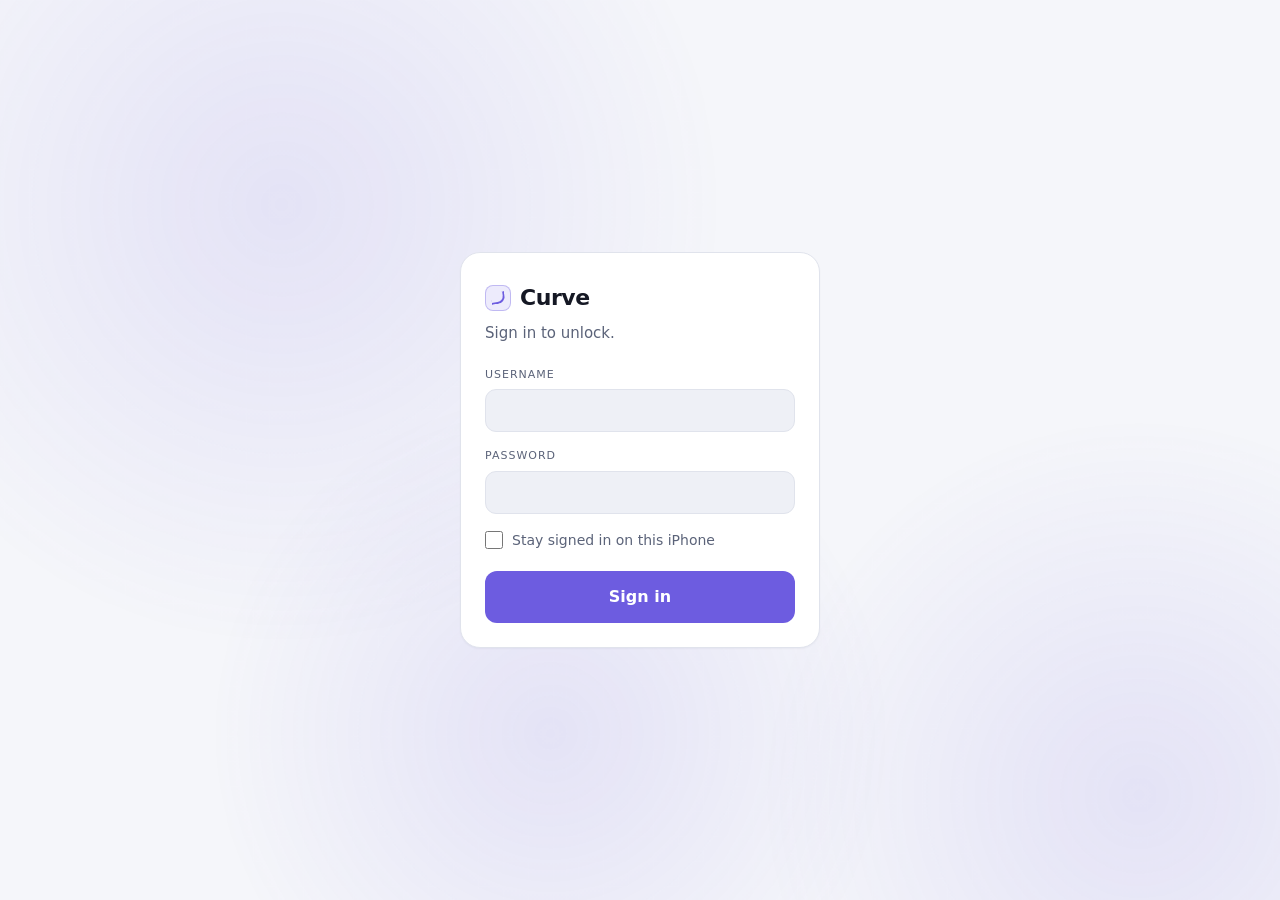
<file: docs/index.html>
<!doctype html>
<html lang="en">
<head>
  <meta charset="utf-8" />
  <meta name="viewport" content="width=device-width, initial-scale=1, viewport-fit=cover" />
  <title>Curve</title>
  <meta name="theme-color" content="#0b0d14" />
  <meta name="apple-mobile-web-app-capable" content="yes" />
  <meta name="apple-mobile-web-app-status-bar-style" content="black-translucent" />
  <meta name="apple-mobile-web-app-title" content="Curve" />
  <meta name="robots" content="noindex, nofollow" />
  <link rel="apple-touch-icon" href="icon.png" />
  <link rel="icon" href="icon.png" />
  <link rel="manifest" href="manifest.webmanifest" />
  <link rel="stylesheet" href="style.css" />
</head>
<body>

  <!-- Drifting background. Three soft radial blobs, animated with transform only --
       no filter, which Safari would have to re-rasterise every frame. -->
  <div class="bg" aria-hidden="true"><span></span><span></span><span></span></div>

  <div class="login-wrap" id="login">
    <form class="login-card" id="login-form" autocomplete="on">
      <div class="brand"><span class="mark"></span> Curve</div>
      <p class="sub">Sign in to unlock.</p>

      <label for="username">Username</label>
      <input id="username" name="username" type="text" autocomplete="username"
             autocapitalize="none" autocorrect="off" spellcheck="false" required />

      <label for="password">Password</label>
      <input id="password" name="password" type="password"
             autocomplete="current-password" required />

      <label class="check" for="remember">
        <input type="checkbox" id="remember" />
        <span>Stay signed in on this iPhone</span>
      </label>

      <button class="btn primary" id="signin" type="submit">Sign in</button>
      <div class="login-error hidden" id="login-error"></div>
    </form>
  </div>

  <div class="app hidden" id="app">
    <main id="screen"></main>

    <nav class="tabbar" id="tabbar">
      <button data-tab="today"  class="tab on"><span class="ico" data-i="today"></span>Today</button>
      <button data-tab="grades" class="tab"><span class="ico" data-i="grades"></span>Grades</button>
      <button data-tab="work"   class="tab"><span class="ico" data-i="work"></span>Work</button>
      <button data-tab="me"     class="tab"><span class="ico" data-i="me"></span>Me</button>
    </nav>
  </div>

  <script src="app.js"></script>
</body>
</html>
</file>
<file: docs/style.css>
:root {
  --bg: #0b0d14;
  --bg-lift: #10131c;
  --card: #161a25;
  --card-2: #1c2130;
  --line: #232838;
  --text: #e9ebf3;
  --muted: #868da4;
  --dim: #5d6478;
  --track: rgba(255,255,255,.10);
  --bar-bg: rgba(11,13,20,.92);
  --on-accent: #0b0d14;
  --bad-soft: rgba(248,113,113,.10);
  --bad-line: rgba(248,113,113,.35);
  --good: #4ade80;
  --warn: #fbbf24;
  --bad: #f87171;
  --pad: 20px;
}

* { box-sizing: border-box; -webkit-tap-highlight-color: transparent; }

body {
  margin: 0;
  background: var(--bg);
  color: var(--text);
  font: 15px/1.5 ui-sans-serif, system-ui, -apple-system, "SF Pro Text", "Segoe UI", Roboto, sans-serif;
  -webkit-font-smoothing: antialiased;
}

.hidden { display: none !important; }
button { font: inherit; color: inherit; background: none; border: none; cursor: pointer; }

/* ---------- login ---------- */

.login-wrap {
  min-height: 100dvh; display: flex; align-items: center; justify-content: center;
  padding: max(24px, env(safe-area-inset-top)) 24px max(24px, env(safe-area-inset-bottom));
}
.login-card {
  width: 100%; max-width: 360px;
  background: var(--card); border: 1px solid var(--line);
  border-radius: 20px; padding: 28px 24px 24px;
}
.brand { display: flex; align-items: center; gap: 9px; font-size: 22px; font-weight: 650; letter-spacing: -0.02em; }
.mark {
  width: 26px; height: 26px; border-radius: 8px; background: var(--accent-soft);
  border: 1px solid var(--accent-line); position: relative; flex: none;
}
.mark::after {
  content: ""; position: absolute; inset: 6px 5px;
  border-bottom: 2px solid var(--accent); border-right: 2px solid var(--accent);
  border-radius: 0 0 8px 0; transform: rotate(-8deg);
}
.login-card .sub { margin: 8px 0 22px; color: var(--muted); }
.login-card label {
  display: block; color: var(--muted);
  font-size: 11px; letter-spacing: 0.09em; text-transform: uppercase; margin-bottom: 6px;
}
.login-card input[type="text"], .login-card input[type="password"] {
  width: 100%; margin-bottom: 16px;
  background: var(--card-2); color: var(--text);
  border: 1px solid var(--line); border-radius: 11px; padding: 13px;
  font: 16px/1.4 inherit; /* 16px stops iOS zooming on focus */
}
.login-card input:focus { outline: none; border-color: var(--accent); }
.login-card label.check {
  display: flex; align-items: center; gap: 9px; margin-bottom: 20px;
  text-transform: none; letter-spacing: 0; font-size: 14px; color: var(--muted);
}
.login-card .check input { accent-color: var(--accent); width: 18px; height: 18px; margin: 0; }
.btn.primary {
  width: 100%; background: var(--accent); color: var(--on-accent);
  font-weight: 650; font-size: 16px; padding: 14px; border-radius: 12px;
}
.login-error {
  margin-top: 14px; font-size: 14px; color: var(--bad);
  background: var(--bad-soft); border: 1px solid var(--bad-line);
  border-radius: 10px; padding: 11px 13px;
}

/* ---------- shell ---------- */

.app { min-height: 100dvh; padding-bottom: 92px; }
main { padding: max(14px, env(safe-area-inset-top)) var(--pad) 24px; max-width: 620px; margin: 0 auto; }

.topline { display: flex; align-items: center; justify-content: space-between; gap: 12px; margin-bottom: 22px; }
.topline .brand { font-size: 17px; }
.chip {
  font-size: 12px; color: var(--muted); background: var(--card);
  border: 1px solid var(--line); border-radius: 999px; padding: 5px 11px; white-space: nowrap;
}

.headline { font-size: 24px; font-weight: 650; letter-spacing: -0.03em; line-height: 1.15; margin: 0; }
.headline .quiet { color: var(--dim); display: block; }
.underline { margin: 12px 0 0; color: var(--muted); font-size: 14px; }
.underline strong { color: var(--text); font-weight: 600; }

.sec-label {
  font-size: 11px; letter-spacing: 0.11em; text-transform: uppercase; color: var(--dim);
  margin: 30px 0 12px; display: flex; align-items: baseline; justify-content: space-between;
}
.sec-label .link { color: var(--accent-ink); letter-spacing: 0; text-transform: none; font-size: 13px; }

/* today: period strip */
.periods { display: grid; grid-auto-flow: column; grid-auto-columns: 1fr; gap: 9px; }
.period {
  background: var(--card); border: 1px solid var(--line); border-radius: 13px;
  padding: 11px 10px; min-height: 76px; text-align: left;
  display: flex; flex-direction: column; gap: 3px;
}
.period.flag { border-color: var(--accent-line); }
.period .p { font-size: 11px; color: var(--dim); }
.period .n { font-size: 14.5px; white-space: nowrap; font-weight: 600; letter-spacing: -0.01em; }
.period .d { font-size: 12px; color: var(--accent); margin-top: auto; }
.period .d.none { color: var(--dim); }

/* course rows */
.rows { border-top: 1px solid var(--line); }
.row {
  width: 100%; display: grid; grid-template-columns: 1fr auto auto; align-items: center;
  gap: 14px; padding: 15px 2px; border-bottom: 1px solid var(--line); text-align: left;
}
.row .nm { font-size: 15px; font-weight: 600; letter-spacing: -0.01em; }
.row .mt { font-size: 12.5px; color: var(--muted); margin-top: 2px; }
.row .spark { width: 62px; height: 22px; opacity: .9; }
.row .val { text-align: right; min-width: 74px; }
.row .pct { font-size: 15.5px; font-weight: 650; font-variant-numeric: tabular-nums; letter-spacing: -0.01em; }
.row .sub2 { font-size: 12.5px; color: var(--muted); margin-top: 2px; font-variant-numeric: tabular-nums; }
.up { color: var(--good); } .down { color: var(--bad); } .flat { color: var(--muted); }

/* standing */
.standing-hero {
  background: linear-gradient(170deg, var(--accent-soft), var(--accent-faint) 62%, transparent);
  border-radius: 22px; padding: 22px 20px 24px; margin: 0 calc(var(--pad) * -1); padding-left: var(--pad); padding-right: var(--pad);
}
.gpa-big { display: flex; align-items: baseline; gap: 12px; }
.gpa-big .n { font-size: 62px; font-weight: 300; letter-spacing: -0.045em; line-height: 1; font-variant-numeric: tabular-nums; }
.gpa-big .u { font-size: 14px; color: var(--muted); line-height: 1.25; }
.scale { position: relative; height: 4px; background: var(--track); border-radius: 999px; margin: 22px 0 0; }
.scale .dot {
  position: absolute; top: 50%; width: 13px; height: 13px; border-radius: 50%;
  background: var(--accent); transform: translate(-50%, -50%); box-shadow: 0 0 0 4px var(--bg);
}
.prose { margin: 18px 0 0; font-size: 15px; line-height: 1.55; }
.prose .em { color: var(--text); font-weight: 600; }

.nudge {
  display: flex; gap: 13px; align-items: flex-start; width: 100%; text-align: left;
  background: var(--card); border: 1px solid var(--line); border-radius: 16px;
  padding: 16px; margin-top: 20px;
}
.nudge .ring { flex: none; margin-top: 1px; }
.nudge .t { display: block; font-size: 14.5px; font-weight: 600; }
.nudge .b { display: block; font-size: 13.5px; color: var(--muted); margin-top: 4px; }
.nudge .go { color: var(--dim); margin-left: auto; align-self: center; font-size: 18px; }

.donuts { display: grid; grid-template-columns: repeat(3, 1fr); gap: 11px; }
.donut {
  background: var(--card); border: 1px solid var(--line); border-radius: 16px;
  padding: 16px 8px 13px; display: flex; flex-direction: column; align-items: center; gap: 9px;
}
.donut.sel { border-color: var(--accent-line); }
.donut .lb { font-size: 12.5px; color: var(--muted); }

/* course detail */
.back { display: flex; align-items: center; gap: 9px; color: var(--muted); font-size: 15px; margin-bottom: 18px; }
.back .a { font-size: 19px; line-height: 1; }
.detail-h { font-size: 27px; font-weight: 650; letter-spacing: -0.03em; margin: 0; }
.detail-m { color: var(--muted); font-size: 13.5px; margin: 5px 0 0; }
.detail-grade { display: flex; align-items: baseline; gap: 11px; margin-top: 20px; flex-wrap: wrap; }
.detail-grade .n { font-size: 46px; font-weight: 300; letter-spacing: -0.04em; line-height: 1; font-variant-numeric: tabular-nums; }
.detail-grade .l { font-size: 19px; color: var(--muted); }
.detail-grade .gap { margin-left: auto; font-size: 13px; color: var(--muted); }

.chart { margin: 20px 0 0; }
.chart svg { width: 100%; height: 62px; display: block; }
.chart-x { display: flex; justify-content: space-between; font-size: 12px; color: var(--dim); margin-top: 8px; }

.card { background: var(--card); border: 1px solid var(--line); border-radius: 18px; padding: 18px; margin-top: 22px; }
.card .k { font-size: 11px; letter-spacing: 0.11em; text-transform: uppercase; color: var(--dim); }
.whatif-q { margin: 13px 0 0; font-size: 14.5px; line-height: 1.55; color: var(--muted); }
.whatif-q b { color: var(--text); font-weight: 600; }
.whatif-a { display: flex; align-items: baseline; gap: 10px; margin-top: 13px; }
.whatif-a .n { font-size: 40px; font-weight: 300; letter-spacing: -0.04em; line-height: 1; font-variant-numeric: tabular-nums; }
.whatif-a .l { font-size: 17px; color: var(--muted); }
.whatif-a .delta { margin-left: auto; font-size: 13px; font-variant-numeric: tabular-nums; }

input[type="range"] {
  -webkit-appearance: none; appearance: none; width: 100%; height: 22px;
  background: none; margin: 14px 0 0;
}
input[type="range"]::-webkit-slider-runnable-track { height: 5px; border-radius: 999px; background: var(--line); }
input[type="range"]::-moz-range-track { height: 5px; border-radius: 999px; background: var(--line); }
input[type="range"]::-webkit-slider-thumb {
  -webkit-appearance: none; width: 21px; height: 21px; border-radius: 50%;
  background: var(--accent); margin-top: -8px; border: none;
}
input[type="range"]::-moz-range-thumb { width: 21px; height: 21px; border-radius: 50%; background: var(--accent); border: none; }
.range-x { display: flex; justify-content: space-between; font-size: 12px; color: var(--dim); margin-top: 7px; }

.items { margin-top: 6px; }
.item { display: grid; grid-template-columns: 3px 1fr auto; gap: 13px; padding: 13px 0; border-bottom: 1px solid var(--line); }
.item:last-child { border-bottom: none; }
.item .bar { border-radius: 2px; background: var(--dim); }
.item .nm { font-size: 14.5px; font-weight: 600; }
.item .mt { font-size: 12.5px; color: var(--muted); margin-top: 3px; }
.item .val { text-align: right; font-variant-numeric: tabular-nums; }
.item .sc { font-size: 14.5px; font-weight: 600; }
.item .p2 { font-size: 12.5px; color: var(--muted); margin-top: 3px; }

.empty { color: var(--muted); font-size: 14px; padding: 22px 0; text-align: center; }
.note { color: var(--dim); font-size: 12.5px; margin-top: 14px; line-height: 1.5; }

/* work list */
.group-h { font-size: 13px; font-weight: 600; color: var(--muted); margin: 26px 0 4px; }

/* me */
.mini { display: grid; grid-template-columns: 1fr 1fr; gap: 11px; }
.mini .b { background: var(--card); border: 1px solid var(--line); border-radius: 16px; padding: 16px; }
.mini .k { font-size: 11px; letter-spacing: .1em; text-transform: uppercase; color: var(--dim); }
.mini .v { font-size: 27px; font-weight: 600; margin-top: 7px; letter-spacing: -0.02em; }
.btn.ghost {
  width: 100%; margin-top: 22px; padding: 14px; border-radius: 12px;
  border: 1px solid var(--line); background: var(--card); font-weight: 600;
}

/* tab bar */
.tabbar {
  position: fixed; left: 0; right: 0; bottom: 0; z-index: 5;
  display: grid; grid-template-columns: repeat(4, 1fr);
  background: var(--bar-bg); backdrop-filter: blur(18px);
  border-top: 1px solid var(--line);
  padding: 9px 6px max(9px, env(safe-area-inset-bottom));
}
.tab {
  display: flex; flex-direction: column; align-items: center; gap: 4px;
  font-size: 10.5px; color: var(--dim); padding: 4px 0; min-height: 44px;
}
.tab.on { color: var(--accent-ink); }
.ico { width: 21px; height: 21px; display: block; background: currentColor; }
.ico[data-i="today"]  { -webkit-mask: var(--m-home) center/contain no-repeat;  mask: var(--m-home) center/contain no-repeat; }
.ico[data-i="grades"] { -webkit-mask: var(--m-chart) center/contain no-repeat; mask: var(--m-chart) center/contain no-repeat; }
.ico[data-i="work"]   { -webkit-mask: var(--m-check) center/contain no-repeat; mask: var(--m-check) center/contain no-repeat; }
.ico[data-i="me"]     { -webkit-mask: var(--m-user) center/contain no-repeat;  mask: var(--m-user) center/contain no-repeat; }
:root {
  --m-home:  url('data:image/svg+xml;utf8,<svg xmlns="http://www.w3.org/2000/svg" viewBox="0 0 24 24" fill="none" stroke="black" stroke-width="2" stroke-linecap="round" stroke-linejoin="round"><path d="M3 10.5 12 3l9 7.5"/><path d="M5 9.5V21h14V9.5"/></svg>');
  --m-chart: url('data:image/svg+xml;utf8,<svg xmlns="http://www.w3.org/2000/svg" viewBox="0 0 24 24" fill="none" stroke="black" stroke-width="2" stroke-linecap="round" stroke-linejoin="round"><path d="M3 17l6-6 4 4 8-8"/><path d="M21 7v5h-5"/></svg>');
  --m-check: url('data:image/svg+xml;utf8,<svg xmlns="http://www.w3.org/2000/svg" viewBox="0 0 24 24" fill="none" stroke="black" stroke-width="2" stroke-linecap="round" stroke-linejoin="round"><rect x="4" y="4" width="16" height="16" rx="3"/><path d="M8.5 12.5l2.5 2.5 4.5-5"/></svg>');
  --m-user:  url('data:image/svg+xml;utf8,<svg xmlns="http://www.w3.org/2000/svg" viewBox="0 0 24 24" fill="none" stroke="black" stroke-width="2" stroke-linecap="round" stroke-linejoin="round"><circle cx="12" cy="8" r="3.6"/><path d="M4.5 20c1.4-3.6 4.2-5.4 7.5-5.4s6.1 1.8 7.5 5.4"/></svg>');
}

@media (min-width: 640px) {
  .tabbar { max-width: 620px; margin: 0 auto; border-radius: 18px 18px 0 0; border: 1px solid var(--line); border-bottom: none; }
}

/* ---------- theming ----------
   app.js resolves "system" to an explicit data-theme, so the CSS only ever sees
   light or dark and there's no media query duplicating the palette. */
:root[data-theme="light"] {
  --bg: #f5f6fa;
  --bg-lift: #ffffff;
  --card: #ffffff;
  --card-2: #eef0f6;
  --line: #e0e3ec;
  --text: #151824;
  --muted: #5b6379;
  --dim: #868da0;
  --good: #15803d;
  --warn: #b45309;
  --bad: #dc2626;
  --track: rgba(0,0,0,.10);
  --bar-bg: rgba(245,246,250,.92);
  --on-accent: #ffffff;
  --bad-soft: rgba(220,38,38,.08);
  --bad-line: rgba(220,38,38,.30);
}

/* Light cards sit on a light ground, so they need a shadow rather than a glow. */
:root[data-theme="light"] .card,
:root[data-theme="light"] .login-card,
:root[data-theme="light"] .period,
:root[data-theme="light"] .donut,
:root[data-theme="light"] .nudge,
:root[data-theme="light"] .mini .b {
  box-shadow: 0 1px 2px rgba(16, 20, 40, .04);
}
:root[data-accent="violet"] {
  --accent: #8b7cf6;
  --accent-ink: #8b7cf6;
  --accent-soft: rgba(139,124,246,.16);
  --accent-faint: rgba(139,124,246,.03);
  --accent-line: rgba(139,124,246,.45);
}
:root[data-theme="light"][data-accent="violet"] {
  --accent: #6d5ce0;
  --accent-ink: #6d5ce0;
  --accent-soft: rgba(109,92,224,.12);
  --accent-faint: rgba(109,92,224,.02);
  --accent-line: rgba(109,92,224,.35);
}
:root[data-accent="sky"] {
  --accent: #38bdf8;
  --accent-ink: #38bdf8;
  --accent-soft: rgba(56,189,248,.16);
  --accent-faint: rgba(56,189,248,.03);
  --accent-line: rgba(56,189,248,.45);
}
:root[data-theme="light"][data-accent="sky"] {
  --accent: #0284c7;
  --accent-ink: #0284c7;
  --accent-soft: rgba(2,132,199,.12);
  --accent-faint: rgba(2,132,199,.02);
  --accent-line: rgba(2,132,199,.35);
}
:root[data-accent="mint"] {
  --accent: #34d399;
  --accent-ink: #34d399;
  --accent-soft: rgba(52,211,153,.16);
  --accent-faint: rgba(52,211,153,.03);
  --accent-line: rgba(52,211,153,.45);
}
:root[data-theme="light"][data-accent="mint"] {
  --accent: #059669;
  --accent-ink: #059669;
  --accent-soft: rgba(5,150,105,.12);
  --accent-faint: rgba(5,150,105,.02);
  --accent-line: rgba(5,150,105,.35);
}
:root[data-accent="amber"] {
  --accent: #fbbf24;
  --accent-ink: #fbbf24;
  --accent-soft: rgba(251,191,36,.16);
  --accent-faint: rgba(251,191,36,.03);
  --accent-line: rgba(251,191,36,.45);
}
:root[data-theme="light"][data-accent="amber"] {
  --accent: #b45309;
  --accent-ink: #b45309;
  --accent-soft: rgba(180,83,9,.12);
  --accent-faint: rgba(180,83,9,.02);
  --accent-line: rgba(180,83,9,.35);
}
:root[data-accent="rose"] {
  --accent: #fb7185;
  --accent-ink: #fb7185;
  --accent-soft: rgba(251,113,133,.16);
  --accent-faint: rgba(251,113,133,.03);
  --accent-line: rgba(251,113,133,.45);
}
:root[data-theme="light"][data-accent="rose"] {
  --accent: #e11d48;
  --accent-ink: #e11d48;
  --accent-soft: rgba(225,29,72,.12);
  --accent-faint: rgba(225,29,72,.02);
  --accent-line: rgba(225,29,72,.35);
}

/* ---------- settings controls ---------- */

.seg { display: grid; grid-template-columns: repeat(3, 1fr); gap: 6px;
  background: var(--card); border: 1px solid var(--line); border-radius: 13px; padding: 5px; }
.seg button {
  padding: 10px 4px; border-radius: 9px; font-size: 13.5px; font-weight: 600;
  color: var(--muted); min-height: 40px;
}
.seg button.on { background: var(--accent); color: var(--on-accent); }

.swatches { display: flex; gap: 12px; flex-wrap: wrap; }
.swatch {
  width: 46px; height: 46px; border-radius: 50%; padding: 0;
  border: 2px solid transparent; position: relative;
  display: grid; place-items: center;
}
.swatch i { display: block; width: 32px; height: 32px; border-radius: 50%; background: var(--sw); }
.swatch.on { border-color: var(--text); }
.swatch.on::after {
  content: ""; position: absolute; width: 11px; height: 6px;
  /* Fixed dark, not --on-accent: the tick sits on the swatch's own bright colour,
     which is the same in both themes. */
  border-left: 2.5px solid #0b0d14; border-bottom: 2.5px solid #0b0d14;
  transform: rotate(-45deg) translate(1px, -1px);
}

/* ================= motion ================= */

/* Background: fixed behind everything, never intercepts taps. */
.bg { position: fixed; inset: 0; z-index: 0; overflow: hidden; pointer-events: none; }
.bg span {
  position: absolute; display: block; border-radius: 50%;
  /* Soft alpha falloff instead of a blur filter -- same look, far cheaper. */
  background: radial-gradient(circle closest-side, var(--accent-soft), transparent 72%);
}
/* Promote a layer only while something is actually moving on it. */
@media (prefers-reduced-motion: no-preference) {
  .bg span { will-change: transform; }
}
.bg span:nth-child(1) { width: 96vw;  height: 96vw;  top: -32vw; left: -26vw; animation: drift-a 34s ease-in-out infinite; }
.bg span:nth-child(2) { width: 82vw;  height: 82vw;  top: 30vh;  right: -30vw; animation: drift-b 44s ease-in-out infinite; }
.bg span:nth-child(3) { width: 74vw;  height: 74vw;  bottom: -24vw; left: 6vw; animation: drift-c 39s ease-in-out infinite; }

@keyframes drift-a {
  0%, 100% { transform: translate3d(0, 0, 0) scale(1); }
  33%      { transform: translate3d(7vw, 5vh, 0) scale(1.09); }
  66%      { transform: translate3d(-4vw, 9vh, 0) scale(.96); }
}
@keyframes drift-b {
  0%, 100% { transform: translate3d(0, 0, 0) scale(1); }
  40%      { transform: translate3d(-9vw, -7vh, 0) scale(1.12); }
  75%      { transform: translate3d(3vw, 6vh, 0) scale(.94); }
}
@keyframes drift-c {
  0%, 100% { transform: translate3d(0, 0, 0) scale(1.04); }
  50%      { transform: translate3d(8vw, -6vh, 0) scale(.93); }
}

/* Content rides above the background. */
.app, .login-wrap { position: relative; z-index: 1; }

/* Screen transitions. The class is re-applied after a forced reflow so it replays. */
@keyframes screen-fade { from { opacity: 0; transform: translate3d(0, 10px, 0); } }
@keyframes screen-push { from { opacity: 0; transform: translate3d(26px, 0, 0); } }
@keyframes screen-pop  { from { opacity: 0; transform: translate3d(-26px, 0, 0); } }

#screen.anim-fade { animation: screen-fade .26s cubic-bezier(.22,.68,.28,1) both; }
#screen.anim-push { animation: screen-push .27s cubic-bezier(.22,.68,.28,1) both; }
#screen.anim-pop  { animation: screen-pop  .27s cubic-bezier(.22,.68,.28,1) both; }

/* List entrances, staggered in CSS so there's no per-row JS. */
@keyframes rise { from { opacity: 0; transform: translate3d(0, 12px, 0); } }
.rows .row, .items .item, .donuts .donut, .periods .period, .mini .b, .card, .nudge {
  animation: rise .3s cubic-bezier(.22,.68,.28,1) both;
}
.rows .row:nth-child(1), .items .item:nth-child(1), .donuts .donut:nth-child(1), .periods .period:nth-child(1), .mini .b:nth-child(1) { animation-delay: .02s; }
.rows .row:nth-child(2), .items .item:nth-child(2), .donuts .donut:nth-child(2), .periods .period:nth-child(2), .mini .b:nth-child(2) { animation-delay: .06s; }
.rows .row:nth-child(3), .items .item:nth-child(3), .donuts .donut:nth-child(3), .periods .period:nth-child(3) { animation-delay: .10s; }
.rows .row:nth-child(4), .items .item:nth-child(4), .donuts .donut:nth-child(4), .periods .period:nth-child(4) { animation-delay: .14s; }
.rows .row:nth-child(5), .items .item:nth-child(5), .donuts .donut:nth-child(5) { animation-delay: .18s; }
.rows .row:nth-child(6), .items .item:nth-child(6), .donuts .donut:nth-child(6) { animation-delay: .22s; }
.rows .row:nth-child(n+7), .items .item:nth-child(n+7), .donuts .donut:nth-child(n+7) { animation-delay: .26s; }

/* Rings and trend lines draw themselves in. pathLength="1" normalises every path so
   one dashoffset animation fits all of them. */
@keyframes ring-draw { from { stroke-dashoffset: var(--len); } to { stroke-dashoffset: 0; } }
.ring-arc { animation: ring-draw .72s cubic-bezier(.3,.7,.3,1) both; }

@keyframes path-draw { from { stroke-dashoffset: 1; } to { stroke-dashoffset: 0; } }
.draw-path { stroke-dasharray: 1; animation: path-draw .8s cubic-bezier(.3,.7,.3,1) both; }
.spark .draw-path { animation-duration: .6s; }

/* Tap feedback. */
.row, .donut, .nudge, .period, .btn, .tab, .swatch, .seg button, .back {
  transition: transform .13s ease, background-color .18s ease, border-color .18s ease, opacity .18s ease;
}
.row:active, .donut:active, .nudge:active, .btn:active, .seg button:active { transform: scale(.975); }
.swatch:active { transform: scale(.92); }
.tab:active { transform: scale(.9); }
.back:active { opacity: .55; }

/* The active tab's icon lifts slightly. */
.tab .ico { transition: transform .22s cubic-bezier(.34,1.4,.5,1); }
.tab.on .ico { transform: translateY(-2px) scale(1.06); }

/* Theme changes cross-fade rather than snapping. Added by JS after first paint so the
   initial render doesn't animate from the wrong palette. */
.theme-anim body, body.theme-anim,
body.theme-anim .card, body.theme-anim .row, body.theme-anim .donut,
body.theme-anim .period, body.theme-anim .login-card, body.theme-anim .mini .b,
body.theme-anim .tabbar, body.theme-anim .chip, body.theme-anim .seg {
  transition: background-color .3s ease, border-color .3s ease, color .3s ease;
}

/* Login card entrance, and the numbers that tick up. */
@keyframes card-in { from { opacity: 0; transform: translate3d(0, 16px, 0) scale(.98); } }
.login-card { animation: card-in .38s cubic-bezier(.22,.68,.28,1) both; }

@keyframes pulse-num { 50% { transform: scale(1.05); } }
.pulse { animation: pulse-num .22s ease; }

/* Anyone who has asked their phone to calm down gets a still page. */
@media (prefers-reduced-motion: reduce) {
  .bg span { animation: none !important; }
  #screen, .rows .row, .items .item, .donuts .donut, .periods .period, .mini .b,
  .card, .nudge, .login-card, .ring-arc, .draw-path, .pulse {
    animation: none !important;
  }
  .draw-path { stroke-dasharray: none; }
  * { transition-duration: .01ms !important; }
}

/* ================= wide screens =================
   Keyed off window width, not the user agent. A laptop, an iPad, a half-screen Safari
   window and a phone in landscape all want the layout that fits the space they actually
   have, and a UA string can't tell you that. Resizing the window re-lays-out live. */

/* Tablet and up: content breathes, the grid columns loosen. */
@media (min-width: 700px) {
  main { padding: 26px 32px 40px; max-width: 860px; }
  .headline { font-size: 30px; }
  .detail-h { font-size: 34px; }
  .donuts { grid-template-columns: repeat(auto-fill, minmax(132px, 1fr)); }
  .periods { grid-auto-columns: minmax(0, 1fr); }
  .gpa-big .n { font-size: 74px; }
}

/* Laptop and up: the bottom tab bar becomes a left sidebar and the page fills out. */
@media (min-width: 980px) {
  .app {
    display: grid;
    grid-template-columns: 236px minmax(0, 1fr);
    padding-bottom: 0;
    min-height: 100dvh;
  }

  .tabbar {
    grid-column: 1; grid-row: 1;
    position: sticky; top: 0; bottom: auto; left: auto; right: auto;
    height: 100dvh; align-content: start; gap: 4px;
    grid-template-columns: none; grid-auto-rows: max-content;
    padding: 28px 16px; margin: 0; max-width: none;
    border: none; border-right: 1px solid var(--line); border-radius: 0;
    background: transparent; backdrop-filter: none;
  }
  .tab {
    flex-direction: row; justify-content: flex-start; gap: 13px;
    padding: 11px 14px; border-radius: 11px; font-size: 15px; font-weight: 600;
  }
  .tab.on { background: var(--accent-soft); }
  .tab.on .ico { transform: none; }
  .tab .ico { width: 19px; height: 19px; }

  main { grid-column: 2; grid-row: 1; padding: 38px 44px 64px; max-width: 1140px; margin: 0; }

  /* Two columns where the content genuinely splits in two. */
  .panes { display: grid; grid-template-columns: minmax(0, 1fr) minmax(0, 1fr); gap: 34px; align-items: start; }
  .panes .pane .sec-label:first-child,
  .panes .pane .group-h:first-child { margin-top: 0; }
  .panes .chart { margin-top: 0; }
  .chart svg { height: 118px; }

  /* The header spans the full width here, so the auto-margin flung "x pts from B-"
     to the far edge, away from the number it describes. */
  .detail-grade { max-width: 560px; }
  /* There's room for the trend to actually read at this size. */
  .row .spark { width: 118px; height: 26px; }
  .donuts { grid-template-columns: repeat(auto-fill, minmax(140px, 1fr)); }
  .standing-hero { border-radius: 22px; margin: 0; padding: 28px 30px 30px; }
  .mini { grid-template-columns: repeat(4, 1fr); }
  .seg { max-width: 420px; }

  /* No touch here, so give the pointer something to react to. */
  .row:hover, .donut:hover, .nudge:hover, .period:hover { background: var(--card-2); }
  .row { padding-left: 12px; padding-right: 12px; border-radius: 10px; }
  .tab:hover:not(.on) { background: var(--card); }
  .swatch:hover { transform: scale(1.06); }
}

/* Very wide: cap the reading width rather than stretching rows across a 27in display. */
@media (min-width: 1500px) {
  main { max-width: 1280px; }
}

/* Phone in landscape: short and wide. Trim the vertical rhythm so the header and the
   first rows still share the screen. */
@media (max-height: 480px) and (orientation: landscape) {
  main { padding-top: 14px; }
  .headline { font-size: 21px; }
  .sec-label { margin-top: 18px; }
  .periods .period { min-height: 62px; }
}

/* Stale-data warning. The sync runs twice a day, so a gap means a run failed --
   showing old grades as if they were current is worse than saying so. */
.chip.stale { color: var(--warn); border-color: var(--warn); }
.warn-bar {
  margin: 0 0 18px; padding: 12px 15px; border-radius: 12px; font-size: 13.5px;
  line-height: 1.5; color: var(--text);
  background: color-mix(in srgb, var(--warn) 12%, transparent);
  border: 1px solid color-mix(in srgb, var(--warn) 40%, transparent);
}
@supports not (color: color-mix(in srgb, red 10%, transparent)) {
  .warn-bar { background: var(--card); border-color: var(--warn); }
}
</file>
